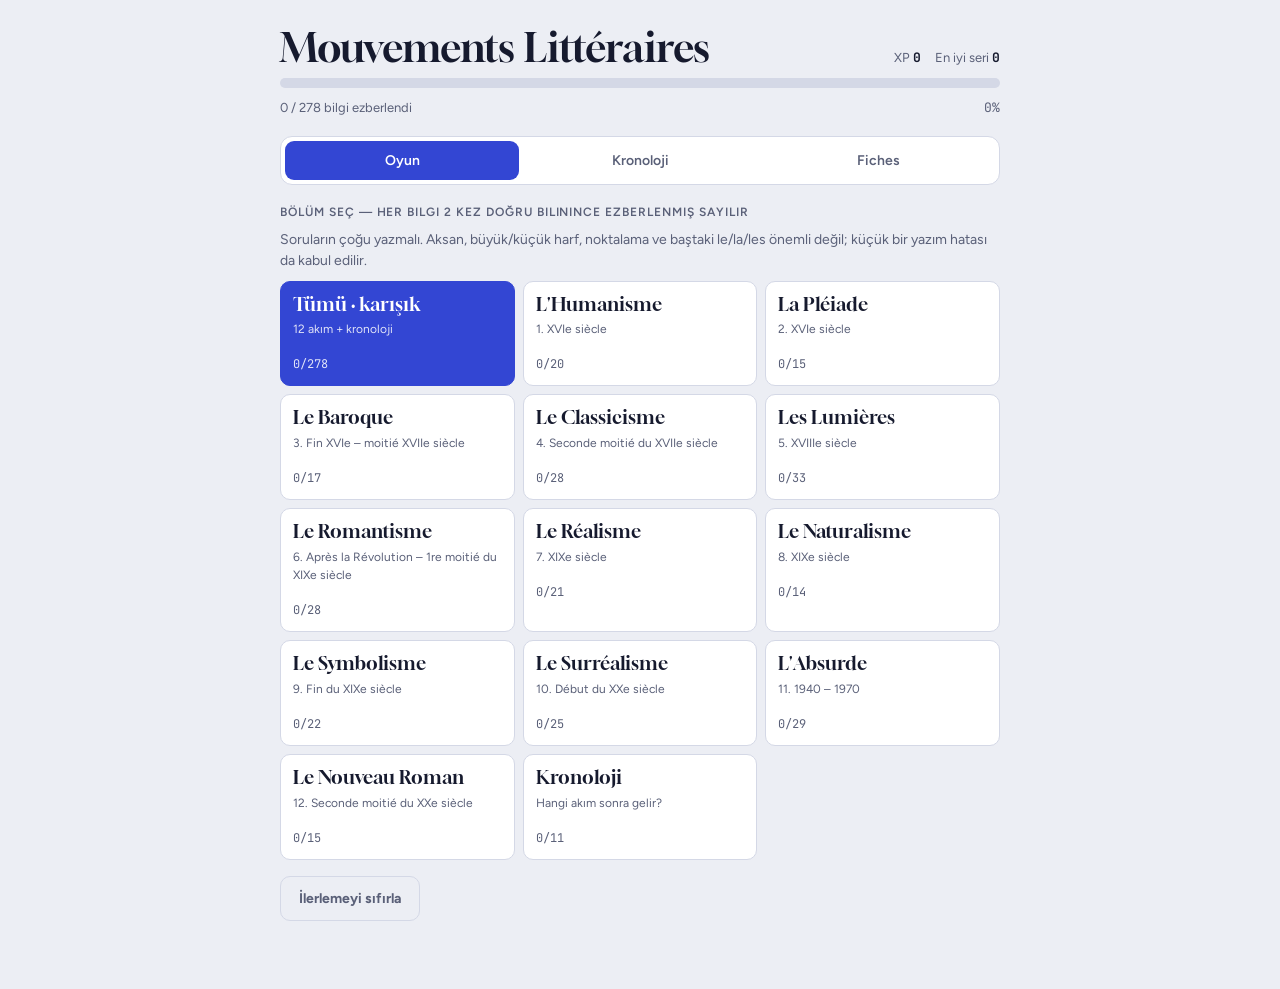
<file: index.html>
<!doctype html>
<html lang="fr">
<head>
<meta charset="utf-8">
<meta name="viewport" content="width=device-width, initial-scale=1, viewport-fit=cover">
<title>Mouvements Littéraires</title>
<meta name="description" content="Jeu pour mémoriser les 12 mouvements littéraires français : dates, caractéristiques, œuvres, auteurs et citations.">
<link rel="preconnect" href="https://fonts.googleapis.com">
<link rel="preconnect" href="https://fonts.gstatic.com" crossorigin>
<link rel="stylesheet" href="https://fonts.googleapis.com/css2?family=Gloock&family=Figtree:wght@400;500;600;700&family=JetBrains+Mono:wght@500;700&display=swap">
<style>
/* Layout: one narrow column "bibliothèque" console — progress header, tabbed game / fiches / chronologie */
:root{
  --bg:#ECEEF4; --surface:#FFFFFF; --ink:#161A2E; --muted:#5A6078; --line:#D4D8E6;
  --accent:#3346D3; --accent-ink:#FFFFFF; --accent-soft:#E1E5FB;
  --ok:#1C8456; --ok-soft:#DDF3E8; --bad:#C2334A; --bad-soft:#FBE3E7; --gold:#C98A00;
  --f-display:"Gloock", Georgia, "Times New Roman", serif;
  --f-body:"Figtree", system-ui, -apple-system, "Segoe UI", sans-serif;
  --f-mono:"JetBrains Mono", ui-monospace, Menlo, Consolas, monospace;
}
@media (prefers-color-scheme: dark){:root:not([data-theme="light"]){
  --bg:#0F1220; --surface:#181C2E; --ink:#E8EAF4; --muted:#9AA0BA; --line:#2A3048;
  --accent:#8592FF; --accent-ink:#0F1220; --accent-soft:#232A52;
  --ok:#3CC98A; --ok-soft:#163427; --bad:#FF6B81; --bad-soft:#3A1822; --gold:#F2C14E; color-scheme:dark}}
:root[data-theme="dark"]{
  --bg:#0F1220; --surface:#181C2E; --ink:#E8EAF4; --muted:#9AA0BA; --line:#2A3048;
  --accent:#8592FF; --accent-ink:#0F1220; --accent-soft:#232A52;
  --ok:#3CC98A; --ok-soft:#163427; --bad:#FF6B81; --bad-soft:#3A1822; --gold:#F2C14E; color-scheme:dark}
*{box-sizing:border-box}
body{background:var(--bg);color:var(--ink);font-family:var(--f-body);font-size:16px;line-height:1.5;padding-inline:16px;padding-block:18px 60px}
.wrap{max-width:720px;margin:0 auto;display:flex;flex-direction:column;gap:18px}
h1,h2,h3{font-family:var(--f-display);font-weight:400;margin:0;text-wrap:balance}
button{font:inherit;color:inherit;cursor:pointer}
button:focus-visible{outline:3px solid var(--accent);outline-offset:2px}
.mono{font-family:var(--f-mono);font-variant-numeric:tabular-nums}

header{display:flex;flex-direction:column;gap:10px}
.top{display:flex;align-items:baseline;justify-content:space-between;gap:12px;flex-wrap:wrap}
h1{font-size:clamp(28px,6vw,40px);line-height:1.05}
.stats{display:flex;gap:14px;font-size:13px;color:var(--muted)}
.stats b{color:var(--ink);font-family:var(--f-mono)}
.bar{height:10px;background:var(--line);border-radius:6px;overflow:hidden}
.bar>i{display:block;height:100%;background:var(--accent);width:0;transition:width .4s}
.barlabel{font-size:13px;color:var(--muted);display:flex;justify-content:space-between}

nav{display:flex;gap:4px;background:var(--surface);border:1px solid var(--line);border-radius:12px;padding:4px}
nav button{flex:1;border:0;background:transparent;padding:9px 6px;border-radius:9px;font-weight:600;font-size:14px;color:var(--muted)}
nav button[aria-selected="true"]{background:var(--accent);color:var(--accent-ink)}

.eyebrow{font-size:12px;letter-spacing:.08em;text-transform:uppercase;color:var(--muted);font-weight:600}
.chapters{display:grid;grid-template-columns:repeat(auto-fill,minmax(200px,1fr));gap:8px}
.chap{display:flex;flex-direction:column;gap:6px;text-align:left;background:var(--surface);border:1px solid var(--line);border-radius:10px;padding:12px}
.chap:hover{border-color:var(--accent)}
.chap .nm{font-family:var(--f-display);font-size:19px;line-height:1.1}
.chap .pd{font-size:12px;color:var(--muted)}
.chap .mini{height:5px;background:var(--line);border-radius:3px;overflow:hidden}
.chap .mini>i{display:block;height:100%;background:var(--ok)}
.chap .ct{font-size:12px;color:var(--muted);font-family:var(--f-mono)}
.chap.all{background:var(--accent);color:var(--accent-ink);border-color:var(--accent)}
.chap.all .pd,.chap.all .ct{color:var(--accent-ink);opacity:.85}
.chap.all .mini{background:rgba(255,255,255,.3)}
.chap.all .mini>i{background:var(--accent-ink)}
.chap.done .nm::after{content:" ✓";color:var(--ok)}

.card{background:var(--surface);border:1px solid var(--line);border-radius:14px;padding:20px;display:flex;flex-direction:column;gap:14px}
.qhead{display:flex;justify-content:space-between;gap:10px;align-items:center;flex-wrap:wrap}
.kind{font-size:12px;letter-spacing:.07em;text-transform:uppercase;font-weight:700;color:var(--accent)}
.pips{display:flex;gap:4px;align-items:center;font-size:12px;color:var(--muted)}
.pip{width:10px;height:10px;border-radius:50%;border:2px solid var(--ok)}
.pip.on{background:var(--ok)}
.tag{font-size:12px;padding:3px 9px;border-radius:20px;background:var(--accent-soft);color:var(--ink)}
.prompt{font-family:var(--f-display);font-size:clamp(21px,4.6vw,27px);line-height:1.25}
.prompt.quote{font-size:clamp(18px,4vw,22px)}
.sub{color:var(--muted);font-weight:600;margin-top:-6px}
.opts{display:grid;gap:8px}
.opt{display:flex;gap:12px;align-items:flex-start;text-align:left;border:1.5px solid var(--line);background:var(--bg);border-radius:10px;padding:12px 14px;font-size:16px;line-height:1.35}
.opt .k{font-family:var(--f-mono);font-size:12px;color:var(--muted);border:1px solid var(--line);border-radius:5px;padding:1px 6px;flex:none;margin-top:1px}
.opt:hover:not(:disabled){border-color:var(--accent)}
.opt:disabled{cursor:default}
.opt.right{border-color:var(--ok);background:var(--ok-soft)}
.opt.wrong{border-color:var(--bad);background:var(--bad-soft)}
.opt.dim{opacity:.5}
.typed{display:flex;flex-direction:column;gap:10px}
.inp{font:inherit;font-size:18px;width:100%;padding:13px 14px;border-radius:10px;border:1.5px solid var(--line);background:var(--bg);color:var(--ink)}
.inp:focus{outline:none;border-color:var(--accent)}
.inp.right{border-color:var(--ok);background:var(--ok-soft)}
.inp.wrong{border-color:var(--bad);background:var(--bad-soft)}
.fb{border-radius:10px;padding:14px;display:flex;flex-direction:column;gap:6px}
.fb.ok{background:var(--ok-soft)}
.fb.no{background:var(--bad-soft)}
.fb .v{font-weight:700}
.fb.ok .v{color:var(--ok)}
.fb.no .v{color:var(--bad)}
.fb .ex{font-size:15px}
.row{display:flex;gap:8px;flex-wrap:wrap;align-items:center;justify-content:space-between}
.btn{border:0;background:var(--accent);color:var(--accent-ink);font-weight:700;padding:11px 18px;border-radius:10px}
.btn.ghost{background:transparent;color:var(--muted);border:1px solid var(--line)}
.combo{font-family:var(--f-mono);font-weight:700;color:var(--gold)}
.pop{animation:pop .35s}
@keyframes pop{0%{transform:scale(1)}40%{transform:scale(1.25)}100%{transform:scale(1)}}
.shake{animation:shake .35s}
@keyframes shake{25%{transform:translateX(-6px)}75%{transform:translateX(6px)}}
@media (prefers-reduced-motion:reduce){.pop,.shake{animation:none}.bar>i{transition:none}}

.fiche{display:flex;flex-direction:column;gap:10px}
.fiche h2{font-size:26px}
.fiche .pd{color:var(--accent);font-weight:700;font-size:14px}
.fiche ul{margin:0;padding-left:20px;display:flex;flex-direction:column;gap:3px}
.fiche .wk{display:grid;grid-template-columns:52px 1fr;gap:2px 10px;font-size:15px}
.fiche .wk .y{font-family:var(--f-mono);color:var(--muted);font-size:13px;padding-top:2px}
.fiche blockquote{margin:0;padding:10px 14px;border-left:3px solid var(--accent);background:var(--accent-soft);border-radius:0 8px 8px 0;font-style:italic}
.fiche blockquote cite{display:block;font-style:normal;font-weight:600;font-size:13px;margin-top:4px}
.fnum{font-family:var(--f-mono);color:var(--muted);font-size:13px}

.chrono{display:grid;grid-template-columns:repeat(auto-fill,minmax(160px,1fr));gap:8px}
.chip{border:1.5px solid var(--line);background:var(--surface);border-radius:10px;padding:12px;font-family:var(--f-display);font-size:18px;text-align:left}
.chip:hover{border-color:var(--accent)}
.tl{display:flex;flex-direction:column;gap:6px}
.tl li{display:grid;grid-template-columns:28px 1fr auto;gap:10px;align-items:baseline;background:var(--surface);border:1px solid var(--line);border-radius:8px;padding:8px 12px}
.tl ol{list-style:none;margin:0;padding:0;display:flex;flex-direction:column;gap:6px}
.tl .n{font-family:var(--f-mono);color:var(--accent);font-weight:700}
.tl .p{font-size:12px;color:var(--muted);text-align:right}
.confirm{display:flex;gap:8px;align-items:center;flex-wrap:wrap;font-size:14px}
.muted{color:var(--muted)}
.big{font-family:var(--f-display);font-size:34px}
</style>
</head>
<body>
<div class="wrap">
  <header>
    <div class="top">
      <h1>Mouvements Littéraires</h1>
      <div class="stats"><span>XP <b id="xp">0</b></span><span>En iyi seri <b id="best">0</b></span></div>
    </div>
    <div class="bar" aria-hidden="true"><i id="gbar"></i></div>
    <div class="barlabel"><span id="glabel">0 / 0 bilgi ezberlendi</span><span id="gpct" class="mono">0%</span></div>
  </header>

  <nav role="tablist">
    <button id="t-game" role="tab" aria-selected="true" data-tab="game">Oyun</button>
    <button id="t-chrono" role="tab" aria-selected="false" data-tab="chrono">Kronoloji</button>
    <button id="t-fiches" role="tab" aria-selected="false" data-tab="fiches">Fiches</button>
  </nav>

  <main id="view"></main>
</div>

<script>
/* ---------- DATA (tout le contenu du PDF) ---------- */
const MV = [
 {id:"hum", n:"L'Humanisme", p:"XVIe siècle",
  c:[["Fondé sur la redécouverte des textes antiques et de la Bible",["pl"]],
     ["Essai de revenir aux textes originaux",["pl"]],
     ["Caractérisé par la foi dans l'humain / élan vers le savoir (scientifique)",["lum"]]],
  w:[["Les Essais",1580,"Montaigne"],["Pantagruel",1532,"Rabelais"],["Gargantua",1534,"Rabelais"]],
  q:[["Mieux vaut une tête bien faite qu'une tête bien pleine.","Montaigne"]],
  x:[{q:"« Mieux vaut une tête bien faite qu'une tête bien pleine » (Montaigne) : quelle idée ?",a:"Remise en question de l'éducation",o:["Critique de la religion","Éloge de la mémoire","Défense de la langue française"]},
     {t:1,q:"Compléter : « Mieux vaut une tête bien ___ qu'une tête bien ___ » (iki kelimeyi yaz)",a:"faite / pleine",o:["pleine / faite","remplie / vide","pensante / savante"]}]},
 {id:"pl", n:"La Pléiade", p:"XVIe siècle",
  c:[["Découle de l'Humanisme et de la redécouverte des textes antiques",[]],
     ["Un groupe de poètes soucieux de prouver que la poésie peut égaler les textes de l'Antiquité",["cla"]]],
  w:[["Les Amours",1560,"Ronsard"],["Défense et illustration de la langue française",1549,"Du Bellay"],["Les Regrets",1558,"Du Bellay"]],
  q:[], x:[]},
 {id:"bar", n:"Le Baroque", p:"Fin XVIe – moitié XVIIe siècle",
  c:[["Un art chargé et tourmenté (architecture / sculpture / peinture)",[]],
     ["Deux branches principales : le noir et le blanc",[]],
     ["En littérature, des écrivains exprimant une sensibilité inquiète face à un monde instable et en mouvement",[]],
     ["Prise de conscience de l'absurdité de la condition humaine",["abs"]],
     ["Utilisation de mises en abyme et de rebondissements",[]]],
  w:[["L'Illusion comique",1635,"Corneille"],["Stances sur la mort",1595,"Jean de Sponde"]],
  q:[],
  x:[{q:"Baroque NOIR = ?",a:"Tensions / angoisses",o:["Ornemental / exubérant","Équilibre / mesure","Rêve / inconscient"]},
     {q:"Baroque BLANC = ?",a:"Ornemental / exubérant",o:["Tensions / angoisses","Neutre / impersonnel","Mystère / nuance"]},
     {q:"Le Baroque est un art chargé et tourmenté dans quels domaines ?",a:"Architecture / sculpture / peinture",o:["Musique / danse / théâtre","Roman / poésie / essai","Philosophie / science / politique"]}]},
 {id:"cla", n:"Le Classicisme", p:"Seconde moitié du XVIIe siècle",
  c:[["Basé sur le modèle antique",["hum","pl"]],
     ["Recherche l'équilibre / la mesure",[]],
     ["Représentation de l'âme humaine de façon universelle",[]],
     ["Codification stricte, notamment au théâtre",[]],
     ["Règle des 3 unités",[]],["Règle de vraisemblance",[]],["Règle de bienséance",[]]],
  w:[["Horace",1640,"Corneille"],["Tartuffe",1669,"Molière"],["Phèdre",1673,"Racine"],["Les Fables",1668,"La Fontaine"]],
  q:[],
  x:[{q:"Règle des 3 unités = ?",a:"1 jour / 1 action / 1 lieu",o:["1 acte / 1 héros / 1 lieu","1 jour / 1 personnage / 1 décor","1 lieu / 1 thème / 1 siècle"]},
     {q:"Règle de VRAISEMBLANCE = ?",a:"Ça semble réel / plausible",o:["Respect des conventions / ne pas choquer","1 jour / 1 action / 1 lieu","Exalter le « moi »"]},
     {q:"Règle de BIENSÉANCE = ?",a:"Respect des conventions / ne pas choquer",o:["Ça semble réel / plausible","1 jour / 1 action / 1 lieu","Représenter la réalité de façon neutre"]},
     {t:1,al:["esope","fables d esope"],q:"Les Fables de La Fontaine font référence aux Fables de qui ?",a:"Ésope",o:["Les Métamorphoses d'Ovide","L'Iliade d'Homère","La République de Platon"]}]},
 {id:"lum", n:"Les Lumières", p:"XVIIIe siècle",
  c:[["Un groupe d'intellectuels, d'acteurs, de poètes, de philosophes : des personnes engagées",[]],
     ["Idée que l'homme peut améliorer sa condition par le progrès et la raison",[]],
     ["Esprit critique pour lutter contre l'obscurantisme et les préjugés",[]],
     ["Pensée nouvelle remettant en cause les mœurs et la suprématie bourgeoise",[]]],
  w:[["L'Encyclopédie",1751,"D'Alembert et Diderot"],["Du contrat social",1762,"Rousseau"],["Lettres persanes",1721,"Montesquieu"],
     ["Le Mariage de Figaro",1778,"Beaumarchais"],["Traité sur la tolérance",1763,"Voltaire"],["Candide",1759,"Voltaire"]],
  q:[["Une véritable attitude intellectuelle, celle d'oser penser par soi-même.","Kant"]],
  x:[{t:1,al:["revolution francaise","1789 revolution francaise","la revolution"],q:"Les Lumières mènent à quel événement ? (yıl veya olay)",a:"1789",o:["1848, la Deuxième République","1685, la révocation de l'édit de Nantes","1914, la Première Guerre mondiale"]},
     {t:1,q:"Compléter (Kant) : « Une véritable attitude intellectuelle, celle d'oser ___ »",a:"penser par soi-même",o:["douter de tout","rêver sans raison","critiquer le roi"]}]},
 {id:"rom", n:"Le Romantisme", p:"Après la Révolution – 1re moitié du XIXe siècle",
  c:[["Volonté d'exalter le « moi » et de rompre avec l'esthétique classique",[]],
     ["Exaltation du « moi » lyrique = utilisation du « je »",[]],
     ["Idée de la liberté dans l'art",[]],
     ["Opposition au classicisme (représentation universelle de l'âme, règles strictes)",[]],
     ["Refus du rationalisme des Lumières, expression de la sensibilité",[]],
     ["Idée du « mal du siècle » : malaise et insatisfaction dans tous les domaines",[]],
     ["Le héros est soumis à une vague de passion, à une mélancolie sans cause et sans remède",[]]],
  w:[["René",1802,"Chateaubriand"],["Hernani",1830,"Victor Hugo"],["Les Contemplations",1856,"Victor Hugo"],["Lorenzaccio",1834,"Musset"]],
  q:[["On habite avec un cœur plein un monde vide.","Chateaubriand"]],
  x:[{t:1,q:"Compléter (Chateaubriand) : « On habite avec un cœur plein un monde ___ »",a:"vide",o:["froid","perdu","immense"]},
     {q:"Le « mal du siècle » est lié à quoi ?",a:"L'expression de l'individu",o:["L'hérédité et le milieu","La règle des 3 unités","Les théories freudiennes"]}]},
 {id:"rea", n:"Le Réalisme", p:"XIXe siècle",
  c:[["Représenter la réalité de son temps sous tous ses aspects, de la façon la plus neutre et impersonnelle possible",["nat"]]],
  w:[["Le Rouge et le Noir",1830,"Stendhal"],["Le Père Goriot",1835,"Balzac"],["Madame Bovary",1856,"Flaubert"]],
  q:[],
  x:[{t:1,q:"Qui a écrit « Le Réalisme » (1857) ?",a:"Champfleury",o:["Flaubert","Zola","Balzac"]},
     {t:1,q:"En quelle année Champfleury écrit-il « Le Réalisme » ?",a:"1857",o:["1830","1848","1864"]},
     {t:1,q:"Les 2 grands initiateurs du Réalisme ? (X et Y)",a:"Stendhal et Balzac",o:["Flaubert et Zola","Hugo et Musset","Zola et Goncourt"]},
     {t:1,q:"La Comédie humaine (Balzac) compte combien de textes ?",a:"93",o:["20","42","150"]},
     {q:"La Comédie humaine, c'est quoi ?",a:"Un portrait exhaustif de la société de son époque",o:["L'histoire d'une famille sur 5 générations","Un recueil de poèmes lyriques","Une pièce en 5 actes"]},
     {q:"Particularité du Père Goriot dans La Comédie humaine ?",a:"On y retrouve des personnages déjà présents dans d'autres romans",o:["C'est le premier roman sur le peuple","Il respecte la règle des 3 unités","Il est écrit en vers"]},
     {q:"Flaubert et l'étiquette « réaliste » ?",a:"Il la refuse absolument",o:["Il l'invente","Il l'accepte fièrement","Il la donne à Zola"]}]},
 {id:"nat", n:"Le Naturalisme", p:"XIXe siècle",
  c:[["S'appuie sur les sciences naturelles et l'enquête de terrain",[]],
     ["Analyse les effets de l'hérédité et du milieu sur les êtres",[]],
     ["Étudie l'influence du milieu social sur la descendance et l'évolution des générations",[]]],
  w:[["Les Rougon-Macquart",1886,"Zola"],["Germinie Lacerteux",1864,"Edmond de Goncourt"]],
  q:[["C'est une œuvre de vérité, le premier roman sur le peuple, qui ne mente pas, et qui ait l'odeur du peuple.","Zola"]],
  x:[]},
 {id:"sym", n:"Le Symbolisme", p:"Fin du XIXe siècle",
  c:[["Envisage le monde dans son mystère",[]],
     ["S'éloigne du réel pour se tourner vers le rêve et l'intériorité",["sur"]],
     ["Recherche de la nuance",[]],
     ["Représenter les liens entre les éléments de la nature en dévoilant les énigmes du monde au moyen de symboles",[]],
     ["Tente de libérer la poésie des règles traditionnelles",[]]],
  w:[["Les Fleurs du mal",1857,"Baudelaire"],["Poèmes saturniens",1866,"Verlaine"],["Poésies",1887,"Mallarmé"],["Illuminations",1886,"Rimbaud"]],
  q:[], x:[]},
 {id:"sur", n:"Le Surréalisme", p:"Début du XXe siècle",
  c:[["Impact des théories freudiennes et des thèses marxistes",[]],
     ["Explore la surréalité en libérant l'homme du contrôle de la seule raison",[]],
     ["Utilise des formes d'expression de l'inconscient comme le rêve",["sym"]],
     ["Faire de l'art un acte révolutionnaire",[]]],
  w:[["Manifeste du surréalisme",1924,"Breton"],["Nadja",1928,"Breton"],["Capitale de la douleur",1926,"Eluard"]],
  q:[["Automatisme psychique pur par lequel on se propose d'exprimer […] le fonctionnement réel de la pensée.","Breton"]],
  x:[{t:1,q:"Breton : « ___ psychique pur par lequel on se propose d'exprimer […] le fonctionnement réel de la pensée »",a:"Automatisme",o:["Rêve","Mouvement","Délire"]},
     {t:1,q:"Breton : « Dictée de la pensée en l'absence de tout contrôle exercé par la ___ »",a:"raison",o:["morale","société","conscience"]},
     {t:1,al:["esthetique et morale","morale ou esthetique"],q:"Breton : « … en dehors de toute préoccupation ___ ou ___ »",a:"esthétique ou morale",o:["politique ou religieuse","sociale ou historique","logique ou scientifique"]},
     {t:1,q:"Breton : « Le surréalisme repose sur la croyance à la réalité supérieure de certaines formes d'___ négligées jusqu'à lui »",a:"associations",o:["images","émotions","écritures"]},
     {t:1,q:"Breton : « … à la toute puissance du ___, au jeu désintéressé de la ___ » (iki kelime)",a:"rêve / pensée",o:["désir / raison","hasard / parole","symbole / poésie"]},
     {t:1,al:["freud et marx","marx et freud","freudienne et marxiste","freudiennes marxistes"],q:"Quelles théories influencent le Surréalisme ? (X et Y)",a:"Freudiennes et marxistes",o:["Darwiniennes et positivistes","Cartésiennes et kantiennes","Existentialistes et chrétiennes"]}]},
 {id:"abs", n:"L'Absurde", p:"1940 – 1970",
  c:[["Illustre le désarroi de l'homme, comme étranger à un monde et à une existence dont il ne saisit plus le sens",["bar"]],
     ["Ionesco et Beckett font éclater les formes théâtrales",[]]],
  w:[["Le Roi se meurt",1962,"Ionesco"],["La Cantatrice chauve",1950,"Ionesco"],["La Leçon",1951,"Ionesco"],["Rhinocéros",1959,"Ionesco"],
     ["En attendant Godot",1953,"Beckett"],["Oh les beaux jours",1960,"Beckett"]],
  q:[],
  x:[{t:1,al:["insolite ou vacuite","insolite vacuite du monde","insolite et vacuite du monde","insolite ou vacuite du monde"],q:"Au lieu d'« absurde », Ionesco et Beckett préfèrent parler de… (iki şey)",a:"L'insolite ou la vacuité du monde",o:["Le mal du siècle","La surréalité","L'illusion romanesque"]},
     {t:1,q:"Les 2 dramaturges de l'Absurde qui font éclater les formes théâtrales ? (X et Y)",a:"Ionesco et Beckett",o:["Butor et Sarraute","Breton et Eluard","Corneille et Racine"]}]},
 {id:"nr", n:"Le Nouveau Roman", p:"Seconde moitié du XXe siècle",
  c:[["Volonté d'explorer autrement l'homme et son rapport au monde",[]],
     ["Dénoncer l'illusion romanesque en mettant fin au récit traditionnel fondé sur l'histoire et les personnages",[]]],
  w:[["La Modification",1957,"Butor"],["Le Planétarium",1959,"Sarraute"],["L'Ère du soupçon",1956,"Sarraute"]],
  q:[], x:[]}
];
const ALL_AUTH=[...new Set(MV.flatMap(m=>m.w.map(w=>w[2]).concat(m.q.map(q=>q[1]))))];
const PERIODS=[...new Set(MV.map(m=>m.p))];
const MASTER=2;

/* ---------- QUESTIONS ---------- */
const rnd=a=>{a=a.slice();for(let i=a.length-1;i>0;i--){const j=Math.random()*(i+1)|0;[a[i],a[j]]=[a[j],a[i]]}return a};
const esc=s=>String(s).replace(/[&<>"]/g,c=>({"&":"&amp;","<":"&lt;",">":"&gt;",'"':"&quot;"}[c]));
const Q=[];
MV.forEach((m,mi)=>{
  const near=MV.map((o,oi)=>({o,d:Math.abs(oi-mi)})).filter(x=>x.o!==m).sort((a,b)=>a.d-b.d);
  const mvPool=ex=>near.filter(x=>!ex.includes(x.o.id)).map(x=>x.o.n);
  const info=`${m.n} · ${m.p}`;
  Q.push({id:m.id+"-p",type:"mc",mv:m.id,k:"Akım → Dönem",pr:esc(m.n),sub:"Hangi döneme ait?",a:m.p,pref:rnd(PERIODS.filter(p=>p!==m.p)),ex:info,showMv:false});
  m.c.forEach((c,i)=>Q.push({id:`${m.id}-c${i}`,mv:m.id,k:"Özellik → Akım",pr:esc(c[0]),sub:"Bu özellik hangi akıma ait? Akımın adını yaz.",type:"text",a:m.n,pref:mvPool(c[1]).slice(0,4),pool:mvPool(c[1]),ex:`${info} — ${esc(c[0])}`,small:true}));
  m.w.forEach((w,i)=>{
    const [t,y,au]=w, line=`<i>${esc(t)}</i> (${y}) — ${esc(au)} · ${esc(m.n)}`;
    const sameAu=[...new Set(m.w.map(x=>x[2]).concat(near.slice(0,2).flatMap(x=>x.o.w.map(z=>z[2]))))];
    Q.push({id:`${m.id}-w${i}a`,mv:m.id,k:"Eser → Yazar",pr:`<i>${esc(t)}</i> <span class="mono">(${y})</span>`,sub:"Kim yazdı?",type:"text",a:au,pref:rnd(sameAu),pool:ALL_AUTH,ex:line,showMv:true});
    Q.push({id:`${m.id}-w${i}m`,mv:m.id,k:"Eser → Akım",pr:`<i>${esc(t)}</i> — ${esc(au)}`,sub:"Hangi akım?",type:"text",a:m.n,ex:line});
    Q.push({id:`${m.id}-w${i}t`,mv:m.id,k:"Yazar → Eser adı",pr:`${esc(au)} <span class="mono">(${y})</span>`,sub:`${esc(m.n)} — eserin adını yaz.`,type:"text",a:t,ex:line});
    Q.push({id:`${m.id}-w${i}y`,mv:m.id,k:"Eser → Yıl",pr:`<i>${esc(t)}</i> — ${esc(au)}`,sub:"Hangi yıl?",type:"text",num:true,a:String(y),ex:line,showMv:true});
  });
  m.q.forEach((q,i)=>{
    Q.push({id:`${m.id}-q${i}a`,mv:m.id,k:"Alıntı → Kim?",pr:`« ${esc(q[0])} »`,sub:"Kim söyledi?",type:"text",a:q[1],pool:ALL_AUTH,pref:["Montaigne","Kant","Chateaubriand","Zola","Breton","Voltaire","Rousseau","Hugo"].filter(x=>x!==q[1]),ex:`« ${esc(q[0])} » — ${q[1]} · ${esc(m.n)}`,quote:true});
    Q.push({id:`${m.id}-q${i}m`,mv:m.id,k:"Alıntı → Akım",pr:`« ${esc(q[0])} » — ${q[1]}`,sub:"Hangi akımla ilgili?",type:"text",a:m.n,ex:`${q[1]} · ${esc(m.n)}`,quote:true});
  });
  m.x.forEach((x,i)=>Q.push({id:`${m.id}-x${i}`,mv:m.id,k:"Detay",pr:esc(x.q),type:x.t?"text":"mc",num:/^\d+$/.test(x.a),al:x.al,a:x.a,fixed:x.o,ex:`${esc(m.n)} — ${esc(x.q)} → <b>${esc(x.a)}</b>`,showMv:true,small:true}));
});
// chronologie : quel mouvement vient avant
for(let i=0;i<MV.length-1;i++){
  const a=MV[i],b=MV[i+1];
  Q.push({id:`chr-${i}`,mv:a.id,k:"Kronoloji",pr:`${esc(a.n)} → ?`,sub:"Sıradaki akım hangisi? Yaz.",type:"text",a:b.n,pool:MV.filter((m,j)=>j!==i+1&&j!==i).map(m=>m.n),pref:MV.filter((m,j)=>Math.abs(j-i-1)<=2&&j!==i+1&&j!==i).map(m=>m.n),ex:`${i+1}. ${esc(a.n)} → ${i+2}. ${esc(b.n)}`});
}
const QBY=Object.fromEntries(Q.map(q=>[q.id,q]));
const AUTH_AL={"Victor Hugo":["hugo","v hugo"],"Jean de Sponde":["sponde","de sponde"],"Edmond de Goncourt":["goncourt","de goncourt","edmond goncourt"],"Musset":["alfred de musset","de musset"],"Du Bellay":["joachim du bellay","bellay"],"Ronsard":["pierre de ronsard"],"Montaigne":["michel de montaigne"],"Zola":["emile zola"],"Breton":["andre breton"],"Eluard":["paul eluard"],"Sarraute":["nathalie sarraute"],"Butor":["michel butor"]};
const MV_AL={lum:["siecle des lumieres"],abs:["theatre de l absurde"],sur:["surrealiste"]};
function norm(x){
  let s=String(x).toLowerCase().replace(/œ/g,"oe").replace(/æ/g,"ae").normalize("NFD").replace(/[\u0300-\u036f]/g,"");
  s=s.replace(/[’'`´]/g," ").replace(/[^a-z0-9]+/g," ").trim();
  s=s.replace(/^(le|la|les|l|un|une|des|du)\s+/,"");
  return s.replace(/\s+/g,"");
}
function lev(a,b){const m=a.length,n=b.length;if(Math.abs(m-n)>2)return 9;let p=[...Array(n+1).keys()];for(let i=1;i<=m;i++){const c=[i];for(let j=1;j<=n;j++)c[j]=Math.min(p[j]+1,c[j-1]+1,p[j-1]+(a[i-1]===b[j-1]?0:1));p=c}return p[n]}
function accepted(q){
  let list=[q.a].concat(q.al||[]);
  const mv=MV.find(m=>m.n===q.a); if(mv) list=list.concat(MV_AL[mv.id]||[]);
  if(AUTH_AL[q.a]) list=list.concat(AUTH_AL[q.a]);
  list.slice().forEach(x=>{const p=String(x).split(/\s+(?:et|ou)\s+/i);if(p.length===2){list.push(p[1]+" et "+p[0],p[0]+" "+p[1],p[1]+" "+p[0])}});
  return [...new Set(list.map(norm))];
}
function check(q,input){
  const g=norm(input); if(!g) return 0;
  const acc=accepted(q);
  if(acc.includes(g)) return 2;
  if(q.num) return 0;
  for(const a of acc){const tol=a.length>=12?2:a.length>=5?1:0; if(tol&&lev(a,g)<=tol) return 1;}
  return 0;
}

function options(q){
  let d=[];
  if(q.fixed) d=q.fixed.slice();
  else if(q.year){
    const cand=new Set();
    MV.forEach(m=>m.w.forEach(w=>{if(w[1]!==q.year&&Math.abs(w[1]-q.year)<=30)cand.add(w[1])}));
    const other=rnd([...cand]).slice(0,1);
    const nearY=rnd([-11,-8,-6,-5,-4,-3,-2,2,3,4,5,6,8,11].map(k=>q.year+k)).filter(y=>!other.includes(y));
    d=other.concat(nearY).slice(0,3).map(String);
  } else {
    const pref=rnd(q.pref||[]), pool=rnd(q.pool||[]);
    for(const x of pref.concat(pool)){ if(x!==q.a&&!d.includes(x)) d.push(x); if(d.length>=3)break; }
  }
  return rnd([q.a,...d.slice(0,3)]);
}

/* ---------- STATE ---------- */
const KEY="mvt-lit-v1";
let S={lv:{},xp:0,best:0,chronoBest:null};
try{const s=JSON.parse(localStorage.getItem(KEY));if(s&&s.lv)S=Object.assign(S,s)}catch(e){}
const save=()=>{try{localStorage.setItem(KEY,JSON.stringify(S))}catch(e){}};
const lv=id=>S.lv[id]||0;
const mastered=ids=>ids.filter(id=>lv(id)>=MASTER).length;

function header(){
  const m=mastered(Q.map(q=>q.id)), t=Q.length, p=Math.round(m/t*100);
  document.getElementById("gbar").style.width=p+"%";
  document.getElementById("glabel").textContent=`${m} / ${t} bilgi ezberlendi`;
  document.getElementById("gpct").textContent=p+"%";
  document.getElementById("xp").textContent=S.xp;
  document.getElementById("best").textContent=S.best;
}

/* ---------- VIEWS ---------- */
const view=document.getElementById("view");
let tab="game";
document.querySelectorAll("nav button").forEach(b=>b.onclick=()=>{tab=b.dataset.tab;document.querySelectorAll("nav button").forEach(x=>x.setAttribute("aria-selected",x===b));render()});
function render(){header(); ({game:renderMenu,chrono:renderChrono,fiches:renderFiches})[tab]();}

let confirmReset=false;
function renderMenu(){
  G=null;
  const all=Q.map(q=>q.id);
  let h=`<div class="eyebrow" style="margin-bottom:8px">Bölüm seç — her bilgi ${MASTER} kez doğru bilinince ezberlenmiş sayılır</div><p class="muted" style="margin:0 0 10px;font-size:14px">Soruların çoğu yazmalı. Aksan, büyük/küçük harf, noktalama ve baştaki le/la/les önemli değil; küçük bir yazım hatası da kabul edilir.</p><div class="chapters">`;
  h+=chap("all","Tümü · karışık",`${MV.length} akım + kronoloji`,all,true);
  MV.forEach((m,i)=>h+=chap(m.id,m.n,`${i+1}. ${m.p}`,Q.filter(q=>q.mv===m.id&&!q.id.startsWith("chr")).map(q=>q.id)));
  h+=chap("chr","Kronoloji","Hangi akım sonra gelir?",Q.filter(q=>q.id.startsWith("chr")).map(q=>q.id));
  h+=`</div><div class="confirm" style="margin-top:16px">`+(confirmReset?`<span>Tüm ilerleme silinsin mi?</span><button class="btn" id="ry" style="background:var(--bad)">Evet, sıfırla</button><button class="btn ghost" id="rn">Vazgeç</button>`:`<button class="btn ghost" id="rs">İlerlemeyi sıfırla</button>`)+`</div>`;
  view.innerHTML=h;
  view.querySelectorAll(".chap").forEach(b=>b.onclick=()=>start(b.dataset.s));
  const rs=document.getElementById("rs"); if(rs) rs.onclick=()=>{confirmReset=true;renderMenu()};
  const ry=document.getElementById("ry"); if(ry) ry.onclick=()=>{S={lv:{},xp:0,best:0,chronoBest:S.chronoBest};save();confirmReset=false;render()};
  const rn=document.getElementById("rn"); if(rn) rn.onclick=()=>{confirmReset=false;renderMenu()};
}
function chap(s,name,pd,ids,all){
  const m=mastered(ids),t=ids.length;
  return `<button class="chap${all?" all":""}${m===t?" done":""}" data-s="${s}"><span class="nm">${esc(name)}</span><span class="pd">${esc(pd)}</span><span class="mini"><i style="width:${m/t*100}%"></i></span><span class="ct">${m}/${t}</span></button>`;
}

/* ---------- GAME ENGINE ---------- */
let G=null;
function start(scope){
  let ids;
  if(scope==="all") ids=Q.map(q=>q.id);
  else if(scope==="chr") ids=Q.filter(q=>q.id.startsWith("chr")).map(q=>q.id);
  else ids=Q.filter(q=>q.mv===scope&&!q.id.startsWith("chr")).map(q=>q.id);
  let deck=ids.filter(id=>lv(id)<MASTER);
  let review=false;
  if(!deck.length){deck=ids.slice();review=true;}
  // new material grouped by movement order, shuffled inside; "all" fully shuffled among unfinished
  deck=scope==="all"?rnd(deck):rnd(deck);
  G={scope,ids,deck,combo:0,right:0,wrong:0,review,cur:null,answered:false,seenReview:{}};
  next();
}
function next(){
  if(!G.deck.length) return finish();
  G.cur=QBY[G.deck[0]]; G.opts=G.cur.type==="mc"?options(G.cur):null; G.answered=false; G.hint=0; drawQ();
}
function drawQ(){
  const q=G.cur, m=MV.find(x=>x.id===q.mv), L=lv(q.id);
  const done=mastered(G.ids), tot=G.ids.length;
  let h=`<div class="row" style="margin-bottom:10px"><button class="btn ghost" id="back">← Bölümler</button>
    <span class="muted" style="font-size:14px">${G.review?"Tekrar turu · ":""}<span class="mono">${done}/${tot}</span> ezber · kalan <span class="mono">${G.deck.length}</span> · seri <span class="combo" id="cb">×${G.combo}</span></span></div>
  <div class="card" id="card">
    <div class="qhead"><span class="kind">${q.k}</span>
      <span class="pips" title="Ezber seviyesi">${[...Array(MASTER)].map((_,i)=>`<span class="pip${i<L?" on":""}"></span>`).join("")}</span></div>
    ${q.showMv?`<div><span class="tag">${esc(m.n)}</span></div>`:""}
    <div class="prompt${q.quote||q.small?" quote":""}">${q.pr}</div>
    ${q.sub?`<div class="sub">${q.sub}</div>`:""}
    ${G.opts?`<div class="opts">${G.opts.map((o,i)=>`<button class="opt" data-i="${i}"><span class="k">${i+1}</span><span>${esc(o)}</span></button>`).join("")}</div>`:
    `<form class="typed" id="tf" autocomplete="off"><input id="ans" class="inp" type="text" ${q.num?'inputmode="numeric"':''} autocapitalize="off" autocorrect="off" spellcheck="false" placeholder="Cevabını yaz…" aria-label="Cevap">
      <div class="row"><span><button type="button" class="btn ghost" id="hint">İpucu</button> <button type="button" class="btn ghost" id="idk">Bilmiyorum</button></span><button class="btn" type="submit">Kontrol et</button></div>
      <div id="hintbox" class="muted mono" style="font-size:14px"></div></form>`}
    <div id="fb"></div>
  </div>`;
  view.innerHTML=h;
  document.getElementById("back").onclick=()=>{G=null;renderMenu()};
  view.querySelectorAll(".opt").forEach(b=>b.onclick=()=>answerMC(+b.dataset.i));
  const tf=document.getElementById("tf");
  if(tf){
    const inp=document.getElementById("ans"); inp.focus({preventScroll:true});
    tf.onsubmit=e=>{e.preventDefault(); if(!G.answered&&inp.value.trim()) answerText(inp.value)};
    inp.addEventListener("keydown",e=>e.stopPropagation());
    document.getElementById("idk").onclick=()=>answerText("");
    document.getElementById("hint").onclick=()=>{ if(G.answered)return; G.hint=Math.min(G.hint+1,3);
      const a=q.a; const show=Math.min(a.length,G.hint*Math.max(1,Math.ceil(a.length/6)));
      document.getElementById("hintbox").textContent=a.split("").map((c,i)=>i<show||/[\s'’\-\/]/.test(c)?c:"_").join("");
      inp.focus({preventScroll:true}); };
  }
}
function answerMC(i){
  if(G.answered) return;
  const q=G.cur;
  view.querySelectorAll(".opt").forEach((b,j)=>{b.disabled=true;
    if(G.opts[j]===q.a) b.classList.add("right"); else if(j===i) b.classList.add("wrong"); else b.classList.add("dim");});
  resolve(G.opts[i]===q.a,"");
}
function answerText(v){
  if(G.answered) return;
  const q=G.cur, r=check(q,v);
  const inp=document.getElementById("ans"); inp.disabled=true; inp.classList.add(r?"right":"wrong");
  document.querySelectorAll("#tf button").forEach(b=>b.disabled=true);
  let note="";
  if(r===1) note=`Küçük bir yazım hatası vardı, kabul ettim. Doğrusu: <b>${esc(q.a)}</b>`;
  else if(r===0) note=v.trim()?`Senin cevabın: <s>${esc(v)}</s> → Doğrusu: <b>${esc(q.a)}</b>`:`Doğrusu: <b>${esc(q.a)}</b>`;
  resolve(r>0,note);
}
function resolve(ok,note){
  G.answered=true;
  const q=G.cur;
  G.deck.shift();
  if(ok){
    G.combo++; G.right++; S.best=Math.max(S.best,G.combo);
    S.xp+=Math.round((10+2*Math.min(G.combo,10))*(q.type==="text"?1.5:1)/(1+G.hint));
    S.lv[q.id]=Math.min(MASTER,lv(q.id)+1);
    if(G.review){ /* review: each once */ }
    else if(lv(q.id)<MASTER) G.deck.splice(Math.min(G.deck.length,5+(Math.random()*4|0)),0,q.id);
  } else {
    G.combo=0; G.wrong++;
    S.lv[q.id]=0;
    G.deck.splice(Math.min(G.deck.length,2),0,q.id);
  }
  save(); header();
  const cb=document.getElementById("cb"); cb.textContent="×"+G.combo; if(ok&&G.combo>1) cb.classList.add("pop");
  const justM=ok&&lv(q.id)>=MASTER&&!G.review;
  document.getElementById("fb").innerHTML=`<div class="fb ${ok?"ok":"no"}"><span class="v">${ok?(justM?"Doğru — bu bilgi ezberlendi!":"Doğru! Bir kez daha soracağım."):"Yanlış — birazdan tekrar soracağım."}</span>${note?`<span class="ex">${note}</span>`:""}<span class="ex">${q.ex}</span></div>
    <div class="row" style="margin-top:12px"><span class="muted" style="font-size:13px">Enter = devam</span><button class="btn" id="nx">Devam →</button></div>`;
  if(!ok) document.getElementById("card").classList.add("shake");
  const nx=document.getElementById("nx"); nx.onclick=next; nx.focus({preventScroll:true});
}
function finish(){
  const t=G.right+G.wrong, acc=t?Math.round(G.right/t*100):0;
  const name=G.scope==="all"?"Tümü":G.scope==="chr"?"Kronoloji":MV.find(m=>m.id===G.scope).n;
  view.innerHTML=`<div class="card" style="align-items:flex-start">
    <span class="kind">Bölüm tamam</span>
    <div class="big">${esc(name)}</div>
    <p style="margin:0">Bu bölümdeki <b class="mono">${G.ids.length}</b> bilginin hepsi ezberlendi. ${t} cevap, <b class="mono">%${acc}</b> doğru.</p>
    <p class="muted" style="margin:0">Birkaç saat sonra “Tümü · karışık” ile tekrar et: tamamlanmış bölümler tekrar turu olarak açılır.</p>
    <div class="row" style="width:100%"><button class="btn ghost" id="again">Bu bölümü tekrar et</button><button class="btn" id="menu">Bölümlere dön</button></div></div>`;
  const sc=G.scope;
  document.getElementById("again").onclick=()=>start(sc);
  document.getElementById("menu").onclick=()=>{G=null;renderMenu()};
}
document.addEventListener("keydown",e=>{
  if(tab!=="game"||!G||!G.cur) return;
  if(!G.answered&&G.opts&&/^[1-4]$/.test(e.key)){ if(+e.key<=G.opts.length) answerMC(+e.key-1); }
  else if(G.answered&&(e.key==="Enter"||e.key===" ")){ e.preventDefault(); next(); }
});

/* ---------- CHRONOLOGIE ---------- */
let C=null;
function renderChrono(){
  G=null;
  if(!C) C={order:rnd(MV.map((_,i)=>i)),placed:0,err:0,t0:Date.now(),done:false};
  let h=`<div class="card"><span class="kind">Sıralama oyunu</span>
    <p style="margin:0">12 akıma sırayla dokun: en eskiden en yeniye. ${S.chronoBest!=null?`<span class="muted">En iyi: ${S.chronoBest} hata</span>`:""}</p>
    <div class="row"><span>Hata: <b class="mono" id="cerr">${C.err}</b></span><button class="btn ghost" id="crs">Yeniden karıştır</button></div>
    <div class="tl"><ol>${MV.slice(0,C.placed).map((m,i)=>`<li><span class="n">${i+1}</span><span style="font-family:var(--f-display);font-size:18px">${esc(m.n)}</span><span class="p">${esc(m.p)}</span></li>`).join("")}</ol></div>
    ${C.done?`<div class="fb ok"><span class="v">Tamamlandı — ${C.err} hata, ${Math.round((C.tEnd-C.t0)/1000)} sn.</span></div>`:
    `<div class="chrono">${C.order.filter(i=>i>=C.placed).map(i=>`<button class="chip" data-i="${i}">${esc(MV[i].n)}</button>`).join("")}</div>`}
  </div>`;
  view.innerHTML=h;
  document.getElementById("crs").onclick=()=>{C=null;renderChrono()};
  view.querySelectorAll(".chip").forEach(b=>b.onclick=()=>{
    const i=+b.dataset.i;
    if(i===C.placed){C.placed++; if(C.placed===MV.length){C.done=true;C.tEnd=Date.now();S.chronoBest=S.chronoBest==null?C.err:Math.min(S.chronoBest,C.err);S.xp+=Math.max(20,120-C.err*10);save();header();} renderChrono();}
    else {C.err++; document.getElementById("cerr").textContent=C.err; b.classList.remove("shake"); void b.offsetWidth; b.classList.add("shake");}
  });
}

/* ---------- FICHES ---------- */
function renderFiches(){
  G=null;
  view.innerHTML=`<div style="display:flex;flex-direction:column;gap:12px">`+MV.map((m,i)=>{
    const ids=Q.filter(q=>q.mv===m.id&&!q.id.startsWith("chr")).map(q=>q.id);
    const extra={
      bar:"<li>Noir : tensions / angoisses — Blanc : ornemental / exubérant</li>",
      cla:"<li>3 unités : 1 jour / 1 action / 1 lieu</li><li>Vraisemblance : semble réel / plausible</li><li>Bienséance : respect des conventions / ne pas choquer</li><li>La Fontaine → réf. aux Fables d'Ésope</li>",
      lum:"<li>→ 1789, Révolution française</li>",
      hum:"<li>Montaigne → remise en question de l'éducation</li>",
      rea:"<li>« Le Réalisme » écrit par Champfleury (1857)</li><li>2 grands initiateurs : Stendhal et Balzac</li><li>La Comédie humaine (Balzac) = 93 textes, portrait exhaustif de la société ; personnages récurrents (Le Père Goriot)</li><li>Flaubert refuse absolument l'étiquette</li>",
      abs:"<li>Ionesco et Beckett préfèrent parler d'insolite ou de vacuité du monde</li>",
      sur:"<li>Breton : « Automatisme psychique pur… Dictée de la pensée en l'absence de tout contrôle exercé par la raison, en dehors de toute préoccupation esthétique ou morale… réalité supérieure de certaines formes d'associations négligées… toute puissance du rêve, jeu désintéressé de la pensée. »</li>"
    }[m.id]||"";
    return `<div class="card fiche"><div class="row"><span class="fnum">${String(i+1).padStart(2,"0")} / 12</span><span class="fnum">${mastered(ids)}/${ids.length} ezber</span></div>
      <h2>${esc(m.n)}</h2><div class="pd">${esc(m.p)}</div>
      <ul>${m.c.map(c=>`<li>${esc(c[0])}</li>`).join("")}${extra}</ul>
      <div class="wk">${m.w.map(w=>`<span class="y">${w[1]}</span><span><i>${esc(w[0])}</i> — ${esc(w[2])}</span>`).join("")}</div>
      ${m.q.map(q=>`<blockquote>« ${esc(q[0])} »<cite>— ${esc(q[1])}</cite></blockquote>`).join("")}
    </div>`}).join("")+`</div>`;
}

render();
</script>
</body>
</html>
</file>
